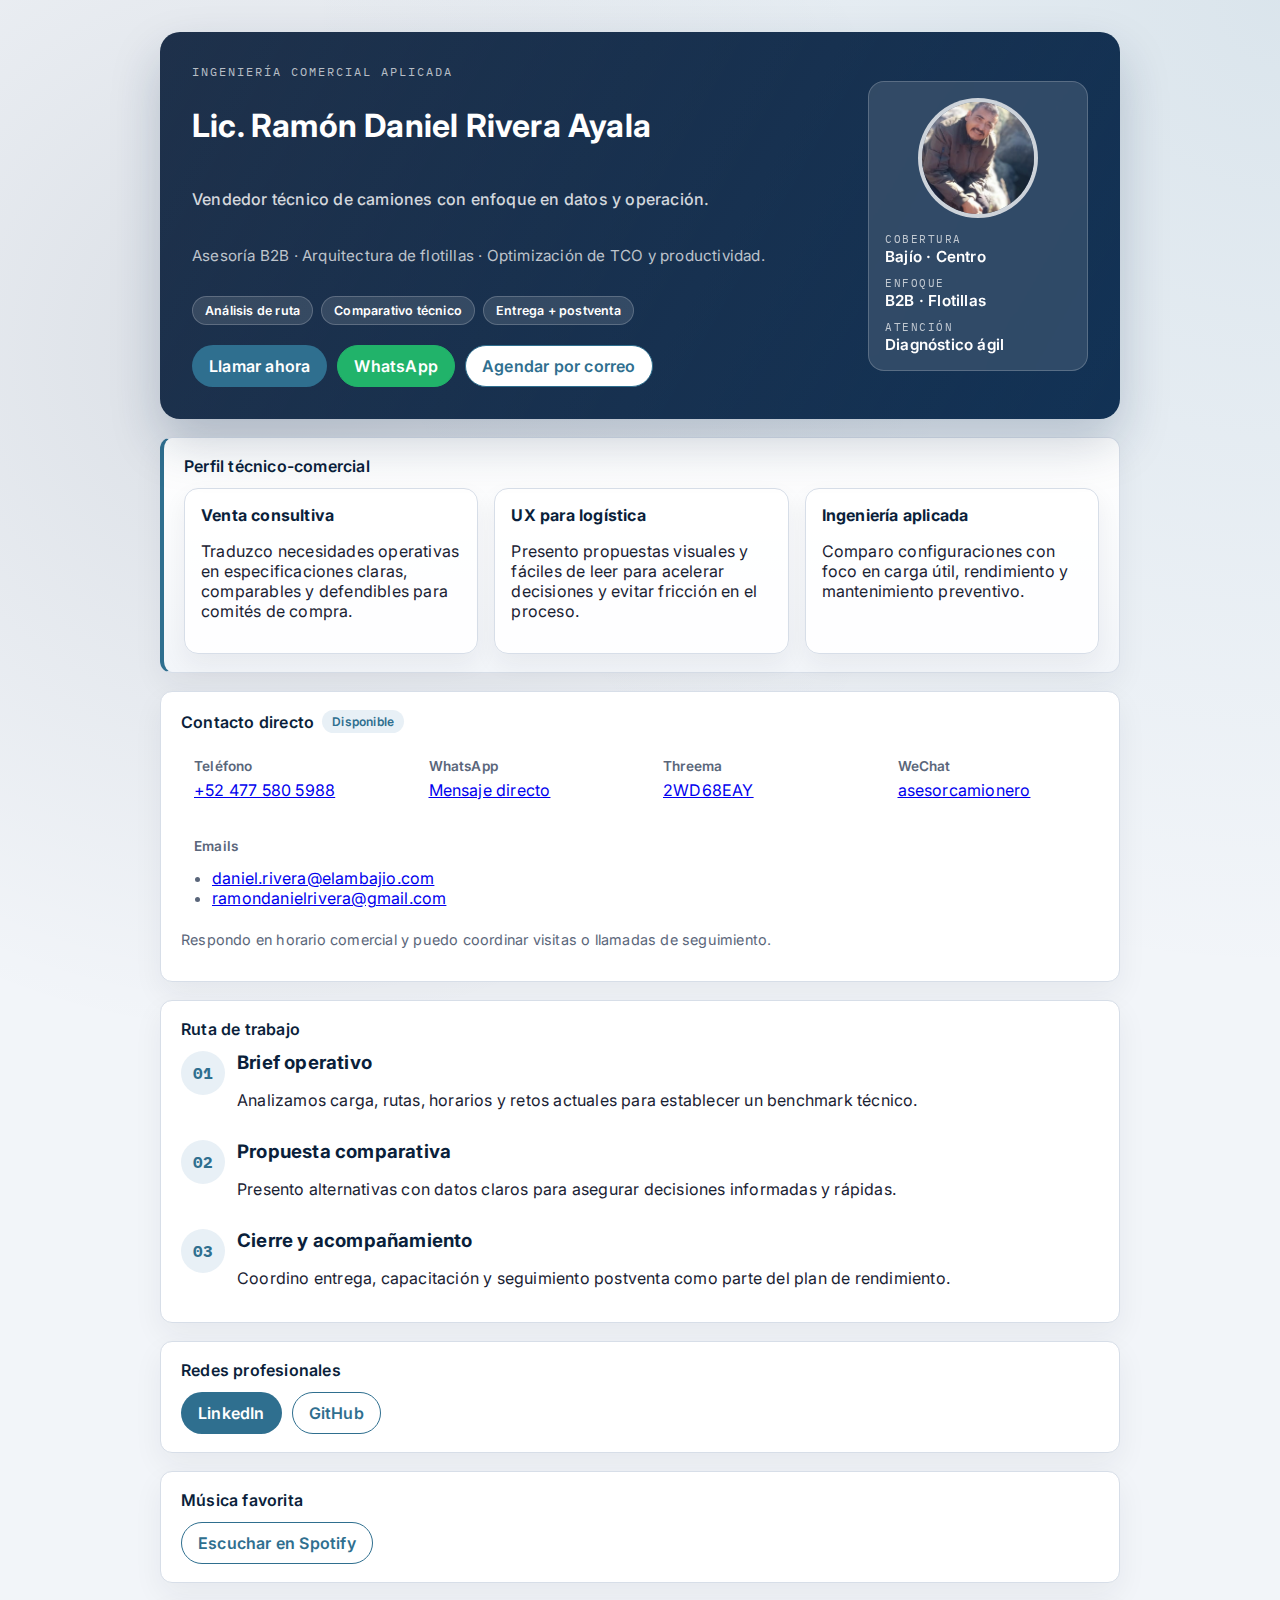
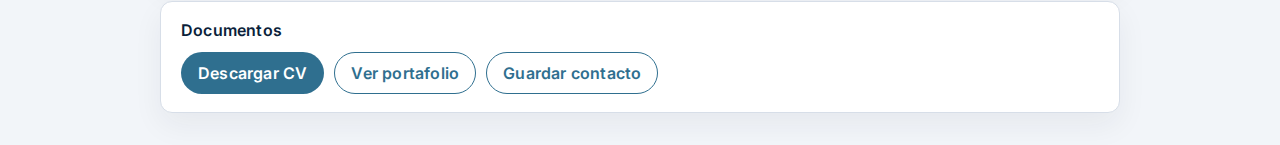
<file: index.html>
<!DOCTYPE html>
<html lang="es">
<head>
  <meta charset="UTF-8">
  <meta name="viewport" content="width=device-width, initial-scale=1.0">
  <title>Lic. Ramón Daniel Rivera Ayala</title>
  <meta name="description" content="Asesoría comercial B2B para logística y flotillas. Contacta a Lic. Ramón Daniel Rivera Ayala para optimizar tu operación.">
  <meta property="og:title" content="Lic. Ramón Daniel Rivera Ayala">
  <meta property="og:description" content="Asesoría comercial B2B · Soluciones para logística y flotillas.">
  <meta property="og:image" content="client/public/ramon-daniel.jpg">
  <meta property="og:type" content="website">
  <meta property="og:locale" content="es_MX">
  <meta name="twitter:card" content="summary_large_image">
  <link rel="preconnect" href="https://fonts.googleapis.com">
  <link rel="preconnect" href="https://fonts.gstatic.com" crossorigin>
  <link href="https://fonts.googleapis.com/css2?family=IBM+Plex+Mono:wght@400;500;600&family=Inter:wght@400;500;600;700&display=swap" rel="stylesheet">
  <style>
    :root {
      color-scheme: light;
      --primary: #0b1f3b;
      --primary-soft: #123255;
      --accent: #2f6f8f;
      --accent-soft: #e8f0f6;
      --text: #1a2233;
      --muted: #5a667a;
      --border: #d7dee8;
      --surface: #ffffff;
      --background: #f2f5f9;
    }

    * {
      box-sizing: border-box;
    }

    body {
      font-family: 'Inter', 'Segoe UI', Tahoma, Geneva, Verdana, sans-serif;
      background-color: var(--background);
      color: var(--text);
      margin: 0;
      padding: 32px;
      letter-spacing: 0.2px;
      background-image:
        radial-gradient(circle at top right, rgba(47, 111, 143, 0.12), transparent 45%),
        radial-gradient(circle at 20% 20%, rgba(11, 31, 59, 0.1), transparent 40%);
    }

    .page {
      max-width: 960px;
      margin: 0 auto;
      display: flex;
      flex-direction: column;
      gap: 18px;
    }

    .hero {
      background: linear-gradient(120deg, var(--primary), var(--primary-soft));
      color: #fff;
      padding: 32px;
      border-radius: 20px;
      display: grid;
      grid-template-columns: minmax(0, 1fr) 220px;
      gap: 24px;
      align-items: center;
      box-shadow: 0 24px 50px rgba(15, 42, 79, 0.22);
      position: relative;
      overflow: hidden;
    }

    .hero::after {
      content: "";
      position: absolute;
      inset: 0;
      background-image: linear-gradient(
        120deg,
        rgba(255, 255, 255, 0.08),
        rgba(255, 255, 255, 0)
      );
      pointer-events: none;
    }

    .hero-title {
      display: flex;
      flex-direction: column;
      gap: 6px;
      position: relative;
      z-index: 1;
    }

    .hero-eyebrow {
      font-family: 'IBM Plex Mono', monospace;
      font-size: 0.75rem;
      text-transform: uppercase;
      letter-spacing: 2px;
      color: rgba(255, 255, 255, 0.7);
    }

    .hero-subtitle {
      font-weight: 500;
      color: rgba(255, 255, 255, 0.82);
    }

    .hero-meta {
      font-size: 0.95rem;
      color: rgba(255, 255, 255, 0.72);
    }

    .hero-actions {
      margin-top: 14px;
      display: flex;
      flex-wrap: wrap;
      gap: 10px;
    }

    .hero-actions .btn {
      margin: 0;
    }

    .hero-badges {
      display: flex;
      flex-wrap: wrap;
      gap: 8px;
      margin-top: 10px;
    }

    .chip {
      display: inline-flex;
      align-items: center;
      gap: 6px;
      padding: 6px 12px;
      border-radius: 999px;
      background: rgba(255, 255, 255, 0.12);
      border: 1px solid rgba(255, 255, 255, 0.2);
      font-size: 0.78rem;
      font-weight: 600;
    }

    .hero-card {
      position: relative;
      z-index: 1;
      background: rgba(255, 255, 255, 0.12);
      border-radius: 16px;
      padding: 16px;
      border: 1px solid rgba(255, 255, 255, 0.2);
      backdrop-filter: blur(8px);
      display: flex;
      flex-direction: column;
      gap: 14px;
    }

    .photo {
      width: 120px;
      height: 120px;
      border-radius: 50%;
      border: 4px solid rgba(255, 255, 255, 0.7);
      object-fit: cover;
      background-color: rgba(255, 255, 255, 0.2);
      margin: 0 auto;
    }

    .hero-metrics {
      display: grid;
      gap: 10px;
    }

    .metric-label {
      display: block;
      font-size: 0.7rem;
      text-transform: uppercase;
      letter-spacing: 1.5px;
      color: rgba(255, 255, 255, 0.7);
      font-family: 'IBM Plex Mono', monospace;
    }

    .metric-value {
      font-weight: 600;
      font-size: 0.95rem;
    }

    .section {
      background: var(--surface);
      border: 1px solid var(--border);
      padding: 18px 20px;
      border-radius: 12px;
      box-shadow: 0 12px 30px rgba(28, 35, 49, 0.06);
    }

    .section.highlight {
      border-left: 4px solid var(--accent);
      background: linear-gradient(180deg, var(--surface) 0%, var(--background) 100%);
    }

    .section-header {
      display: flex;
      align-items: center;
      gap: 8px;
      margin-bottom: 12px;
      font-weight: 600;
      color: var(--primary);
    }

    .tag {
      background: var(--accent-soft);
      color: var(--accent);
      border-radius: 999px;
      font-size: 0.75rem;
      padding: 4px 10px;
      font-weight: 600;
    }

    .contact-grid {
      display: grid;
      gap: 12px 20px;
      grid-template-columns: repeat(auto-fit, minmax(200px, 1fr));
    }

    .contact-item {
      display: flex;
      flex-direction: column;
      gap: 6px;
      padding: 12px;
      border-radius: 10px;
      border: 1px solid transparent;
    }

    .contact-item:hover {
      border-color: var(--border);
      background: var(--background);
    }

    .highlight-grid {
      display: grid;
      gap: 16px;
      grid-template-columns: repeat(auto-fit, minmax(220px, 1fr));
    }

    .highlight-card {
      background: rgba(255, 255, 255, 0.85);
      border: 1px solid var(--border);
      border-radius: 14px;
      padding: 16px;
      box-shadow: 0 10px 24px rgba(28, 35, 49, 0.06);
    }

    .highlight-card h3 {
      margin: 0 0 6px;
      font-size: 1rem;
      color: var(--primary);
    }

    .timeline {
      list-style: none;
      padding: 0;
      margin: 0;
      display: grid;
      gap: 14px;
    }

    .timeline li {
      display: grid;
      grid-template-columns: auto 1fr;
      gap: 12px;
      align-items: flex-start;
    }

    .timeline-step {
      width: 44px;
      height: 44px;
      border-radius: 50%;
      background: var(--accent-soft);
      color: var(--accent);
      display: flex;
      align-items: center;
      justify-content: center;
      font-weight: 700;
      font-family: 'IBM Plex Mono', monospace;
    }

    .timeline h3 {
      margin: 0 0 6px;
      color: var(--primary);
    }

    .label {
      font-size: 0.85rem;
      color: var(--muted);
      font-weight: 600;
      min-width: 120px;
    }

    .button-group {
      display: flex;
      flex-wrap: wrap;
      gap: 10px;
    }

    .btn {
      padding: 10px 16px;
      background-color: var(--accent);
      color: #fff;
      text-decoration: none;
      border-radius: 999px;
      font-weight: 600;
      border: 1px solid transparent;
      transition: all 0.2s ease;
      display: inline-flex;
      align-items: center;
      gap: 8px;
    }

    .btn.secondary {
      background: #fff;
      color: var(--accent);
      border-color: var(--accent);
    }

    .btn.whatsapp {
      background: #21b36a;
      border-color: #21b36a;
    }

    .btn:hover {
      background-color: var(--primary);
      text-decoration: none;
    }

    .btn.secondary:hover {
      background: var(--accent-soft);
    }

    .btn.whatsapp:hover {
      background: #1aa45f;
    }

    .list {
      margin: 8px 0 0 0;
      padding-left: 18px;
      color: var(--muted);
    }

    .note {
      margin-top: 10px;
      font-size: 0.9rem;
      color: var(--muted);
    }

    @media (max-width: 720px) {
      body {
        padding: 16px;
      }

      .hero {
        grid-template-columns: 1fr;
        text-align: center;
      }

      .hero-title {
        align-items: center;
      }

      .hero-card {
        max-width: 240px;
        margin: 0 auto;
      }

      .photo {
        margin: 0 auto;
      }

      .label {
        min-width: auto;
      }
    }
  </style>
</head>
<body>
  <div class="page">
    <section class="hero">
      <div class="hero-title">
        <div class="hero-eyebrow">Ingeniería comercial aplicada</div>
        <h1>Lic. Ramón Daniel Rivera Ayala</h1>
        <p class="hero-subtitle">Vendedor técnico de camiones con enfoque en datos y operación.</p>
        <p class="hero-meta">Asesoría B2B · Arquitectura de flotillas · Optimización de TCO y productividad.</p>
        <div class="hero-badges">
          <span class="chip">Análisis de ruta</span>
          <span class="chip">Comparativo técnico</span>
          <span class="chip">Entrega + postventa</span>
        </div>
        <div class="hero-actions">
          <a class="btn" href="tel:+524775805988">Llamar ahora</a>
          <a class="btn whatsapp" href="https://wa.me/524775805988">WhatsApp</a>
          <a class="btn secondary" href="mailto:daniel.rivera@elambajio.com">Agendar por correo</a>
        </div>
      </div>
      <div class="hero-card">
        <img class="photo" src="client/public/ramon-daniel.jpg" alt="Ramón Daniel Rivera Ayala">
        <div class="hero-metrics">
          <div>
            <span class="metric-label">Cobertura</span>
            <span class="metric-value">Bajío · Centro</span>
          </div>
          <div>
            <span class="metric-label">Enfoque</span>
            <span class="metric-value">B2B · Flotillas</span>
          </div>
          <div>
            <span class="metric-label">Atención</span>
            <span class="metric-value">Diagnóstico ágil</span>
          </div>
        </div>
      </div>
    </section>

    <section class="section highlight">
      <div class="section-header">Perfil técnico-comercial</div>
      <div class="highlight-grid">
        <div class="highlight-card">
          <h3>Venta consultiva</h3>
          <p>Traduzco necesidades operativas en especificaciones claras, comparables y defendibles para comités de compra.</p>
        </div>
        <div class="highlight-card">
          <h3>UX para logística</h3>
          <p>Presento propuestas visuales y fáciles de leer para acelerar decisiones y evitar fricción en el proceso.</p>
        </div>
        <div class="highlight-card">
          <h3>Ingeniería aplicada</h3>
          <p>Comparo configuraciones con foco en carga útil, rendimiento y mantenimiento preventivo.</p>
        </div>
      </div>
    </section>

    <section class="section">
      <div class="section-header">Contacto directo <span class="tag">Disponible</span></div>
      <div class="contact-grid">
        <div class="contact-item">
          <span class="label">Teléfono</span>
          <a href="tel:+524775805988">+52 477 580 5988</a>
        </div>
        <div class="contact-item">
          <span class="label">WhatsApp</span>
          <a href="https://wa.me/524775805988">Mensaje directo</a>
        </div>
        <div class="contact-item">
          <span class="label">Threema</span>
          <a href="threema://add?id=2WD68EAY">2WD68EAY</a>
        </div>
        <div class="contact-item">
          <span class="label">WeChat</span>
          <a href="weixin://dl/chat?username=asesorcamionero">asesorcamionero</a>
        </div>
        <div class="contact-item">
          <span class="label">Emails</span>
          <ul class="list">
            <li><a href="mailto:daniel.rivera@elambajio.com">daniel.rivera@elambajio.com</a></li>
            <li><a href="mailto:ramondanielrivera@gmail.com">ramondanielrivera@gmail.com</a></li>
          </ul>
        </div>
      </div>
      <p class="note">Respondo en horario comercial y puedo coordinar visitas o llamadas de seguimiento.</p>
    </section>

    <section class="section">
      <div class="section-header">Ruta de trabajo</div>
      <ol class="timeline">
        <li>
          <span class="timeline-step">01</span>
          <div>
            <h3>Brief operativo</h3>
            <p>Analizamos carga, rutas, horarios y retos actuales para establecer un benchmark técnico.</p>
          </div>
        </li>
        <li>
          <span class="timeline-step">02</span>
          <div>
            <h3>Propuesta comparativa</h3>
            <p>Presento alternativas con datos claros para asegurar decisiones informadas y rápidas.</p>
          </div>
        </li>
        <li>
          <span class="timeline-step">03</span>
          <div>
            <h3>Cierre y acompañamiento</h3>
            <p>Coordino entrega, capacitación y seguimiento postventa como parte del plan de rendimiento.</p>
          </div>
        </li>
      </ol>
    </section>

    <section class="section">
      <div class="section-header">Redes profesionales</div>
      <div class="button-group">
        <a href="https://www.linkedin.com/in/ramondanielriveraayala/" target="_blank" rel="noreferrer" class="btn">LinkedIn</a>
        <a href="https://github.com/Tuconsultor" target="_blank" rel="noreferrer" class="btn secondary">GitHub</a>
      </div>
    </section>

    <section class="section">
      <div class="section-header">Música favorita</div>
      <div class="button-group">
        <a href="https://open.spotify.com/track/5t8yddZze4jLTAoTzDRFtC?si=piAMinzfSKmkWuXJzekLdw" target="_blank" rel="noreferrer" class="btn secondary">Escuchar en Spotify</a>
      </div>
    </section>
    <section class="section">
      <div class="section-header">Documentos</div>
      <div class="button-group">
        <a href="https://firebasestorage.googleapis.com/v0/b/mi-nfc-hub.appspot.com/o/resume.pdf?alt=media&token=..." target="_blank" rel="noreferrer" class="btn">Descargar CV</a>
        <a href="https://firebasestorage.googleapis.com/v0/b/mi-nfc-hub.appspot.com/o/portfolio.pdf?alt=media&token=..." target="_blank" rel="noreferrer" class="btn secondary">Ver portafolio</a>
        <a href="client/public/ramon-daniel-rivera.vcf" class="btn secondary" download>Guardar contacto</a>
      </div>
    </section>
  </div>
</body>
</html>
</file>
